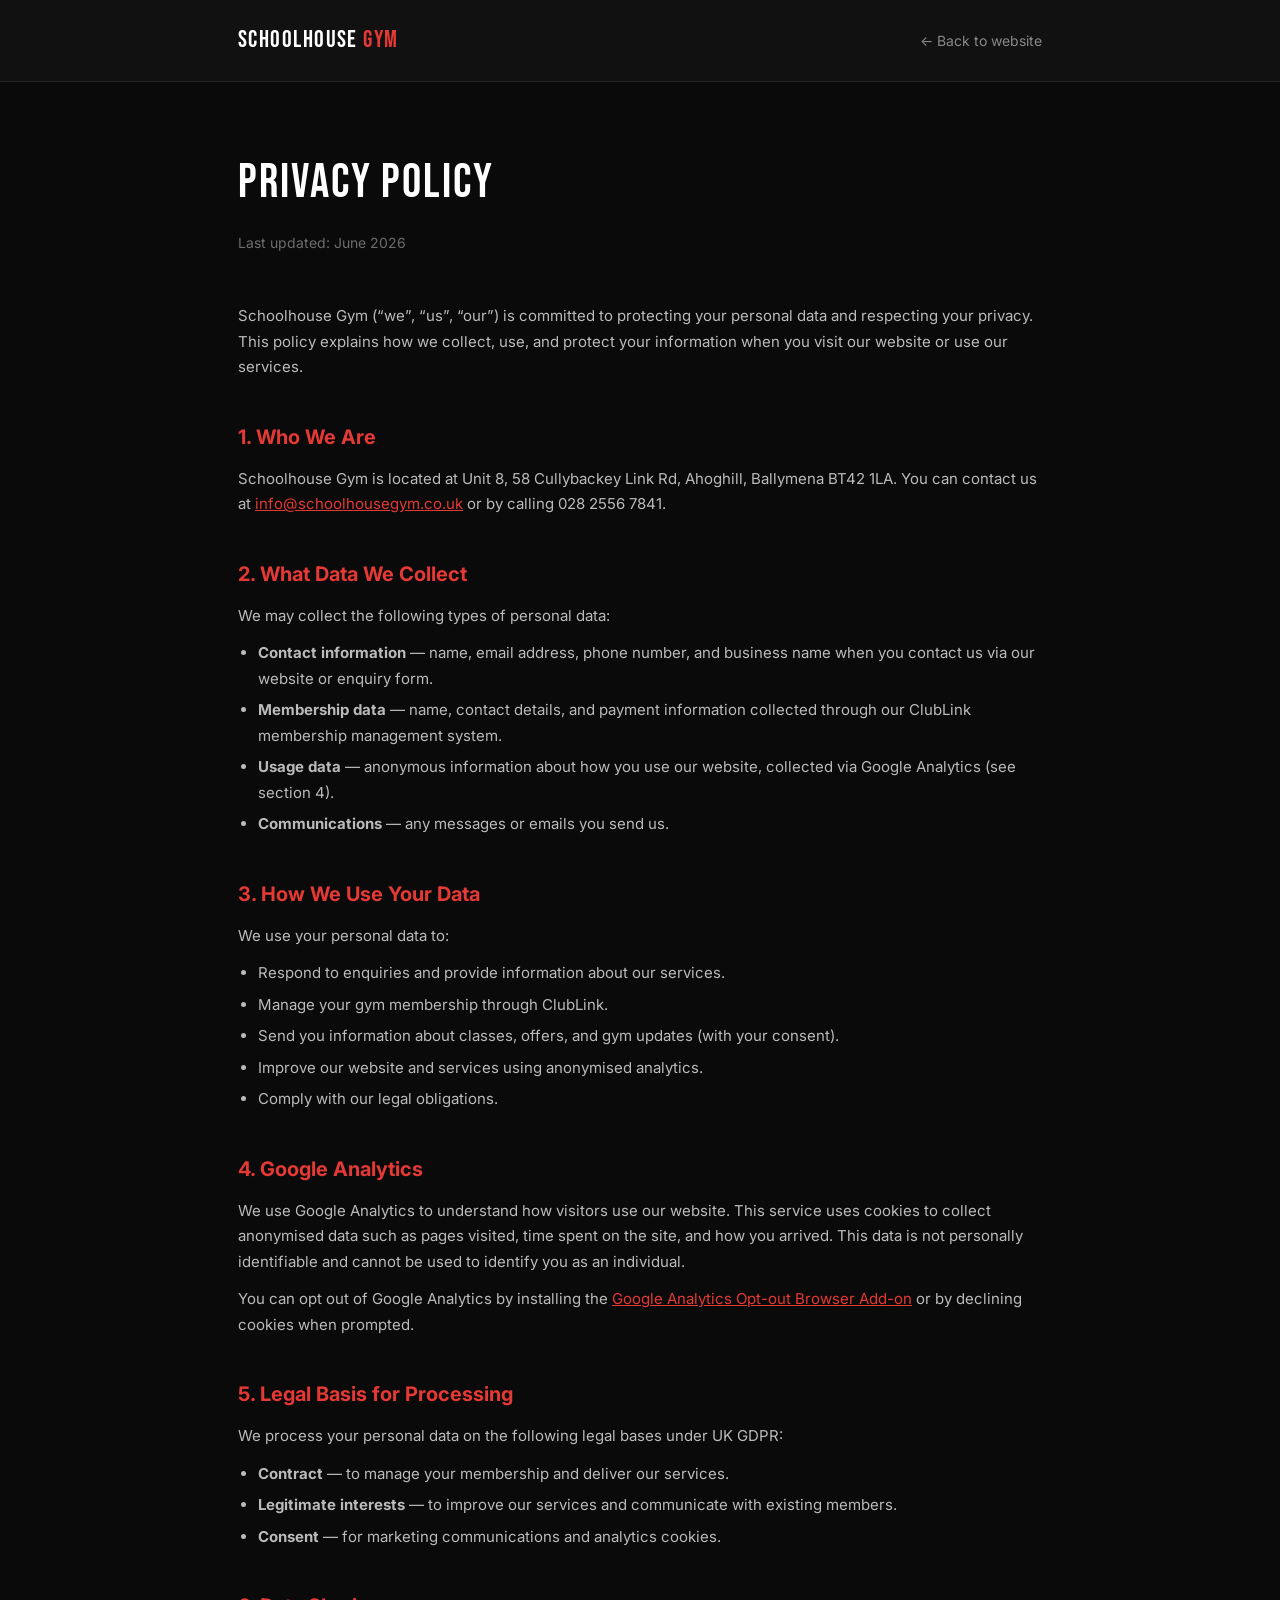
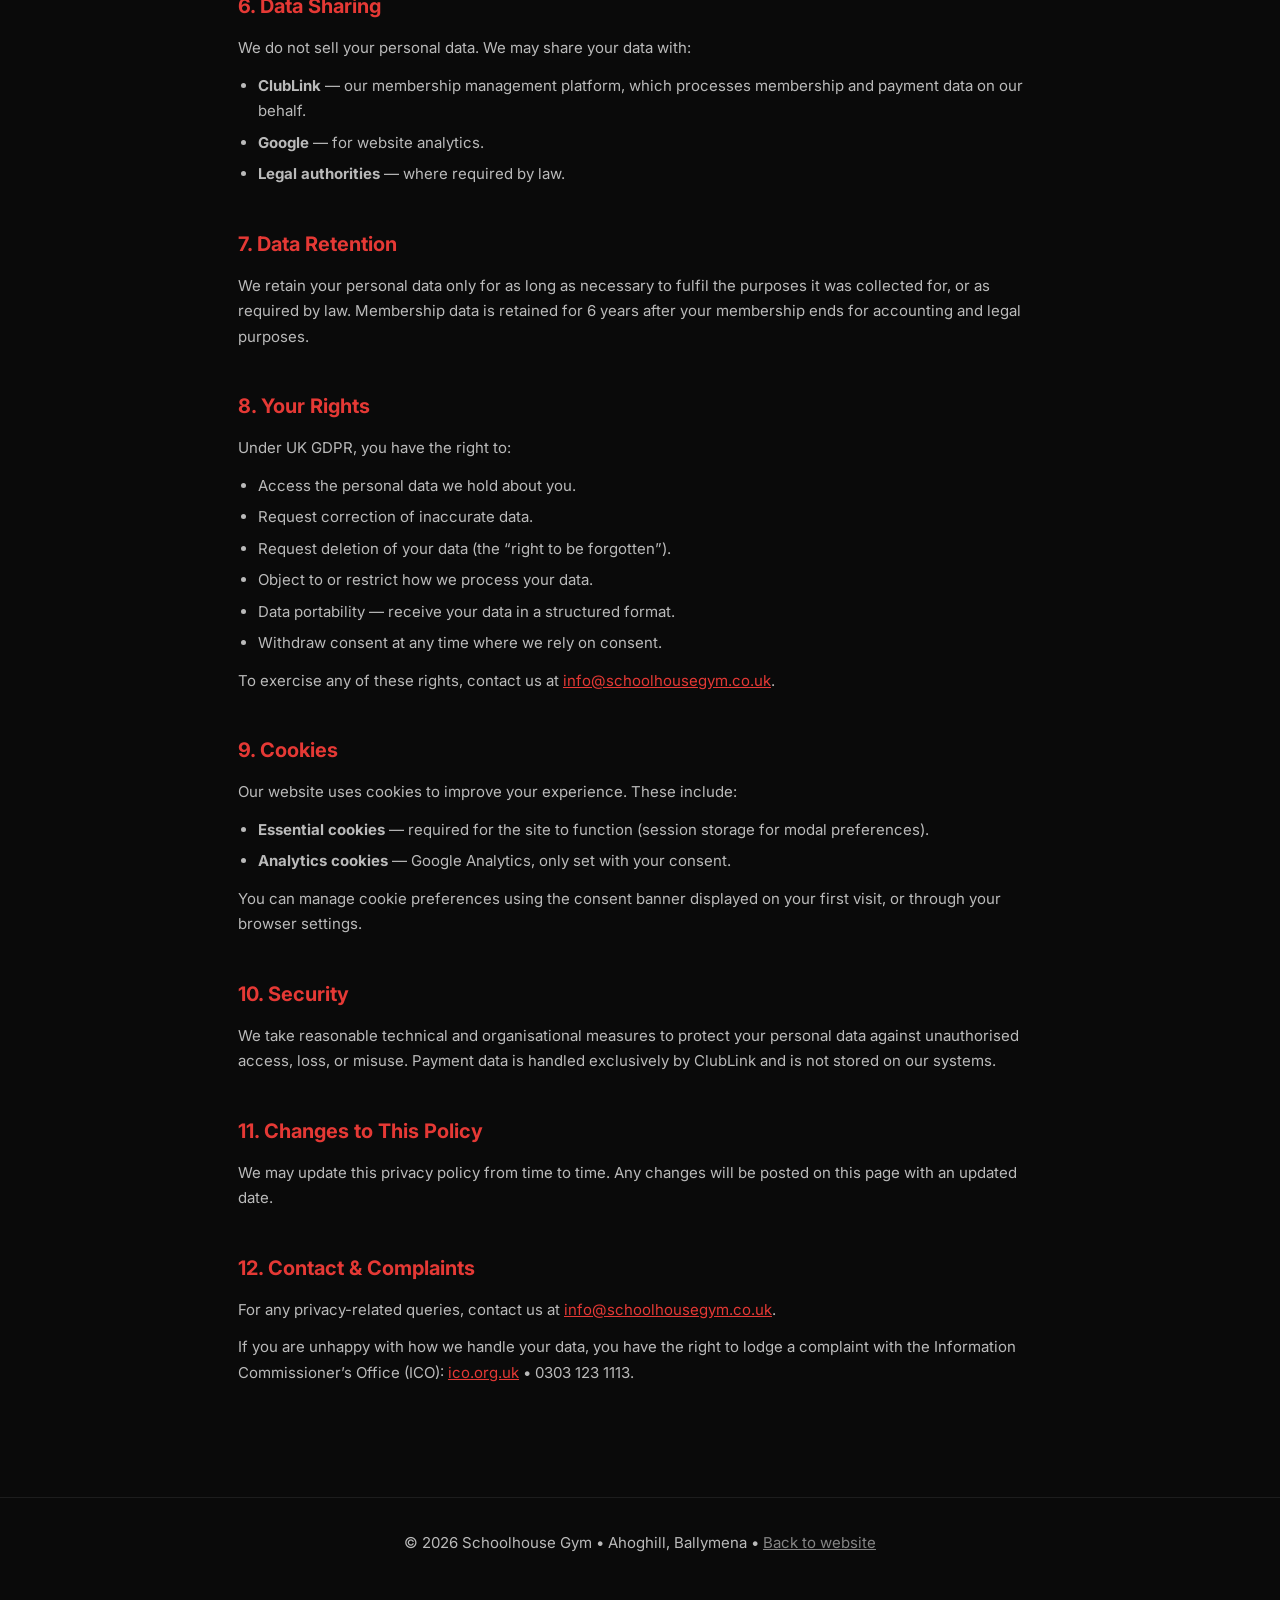
<file: privacy-policy.html>
<!DOCTYPE html>
<html lang="en">
<head>
  <meta charset="UTF-8">
  <meta name="viewport" content="width=device-width, initial-scale=1.0">
  <meta name="robots" content="noindex">
  <title>Privacy Policy | Schoolhouse Gym</title>
  <link rel="icon" type="image/svg+xml" href="favicon.svg">
  <link rel="preconnect" href="https://fonts.googleapis.com">
  <link rel="preconnect" href="https://fonts.gstatic.com" crossorigin>
  <link href="https://fonts.googleapis.com/css2?family=Bebas+Neue&family=Inter:wght@400;500;600;700;800&display=swap" rel="stylesheet">
  <style>
    *, *::before, *::after { box-sizing: border-box; margin: 0; padding: 0; }
    body { font-family: 'Inter', sans-serif; background: #0a0a0a; color: #ffffff; line-height: 1.7; }
    a { color: #e53935; }
    .pp-header {
      background: #111111;
      border-bottom: 1px solid rgba(255,255,255,0.08);
      padding: 20px 0;
    }
    .pp-header__inner {
      max-width: 860px;
      margin: 0 auto;
      padding: 0 28px;
      display: flex;
      align-items: center;
      justify-content: space-between;
      gap: 20px;
    }
    .pp-logo {
      font-family: 'Bebas Neue', sans-serif;
      font-size: 1.5rem;
      letter-spacing: 0.06em;
      text-decoration: none;
      color: #ffffff;
    }
    .pp-logo span { color: #e53935; }
    .pp-back { font-size: 0.875rem; color: rgba(255,255,255,0.5); text-decoration: none; transition: color 0.2s; }
    .pp-back:hover { color: #ffffff; }
    .pp-content {
      max-width: 860px;
      margin: 0 auto;
      padding: 60px 28px 100px;
    }
    h1 { font-family: 'Bebas Neue', sans-serif; font-size: 3rem; font-weight: 400; letter-spacing: 0.04em; margin-bottom: 8px; }
    .pp-date { font-size: 0.875rem; color: rgba(255,255,255,0.4); margin-bottom: 48px; }
    h2 { font-size: 1.25rem; font-weight: 700; margin: 40px 0 12px; color: #e53935; }
    p, li { font-size: 0.9375rem; color: rgba(255,255,255,0.72); margin-bottom: 12px; }
    ul { padding-left: 20px; margin-bottom: 12px; }
    li { margin-bottom: 6px; }
    .pp-footer { text-align: center; padding: 32px; border-top: 1px solid rgba(255,255,255,0.08); font-size: 0.875rem; color: rgba(255,255,255,0.3); }
    .pp-footer a { color: rgba(255,255,255,0.5); }
  </style>
</head>
<body>

  <header class="pp-header">
    <div class="pp-header__inner">
      <a href="index.html" class="pp-logo">Schoolhouse <span>GYM</span></a>
      <a href="index.html" class="pp-back">&larr; Back to website</a>
    </div>
  </header>

  <main class="pp-content">
    <h1>Privacy Policy</h1>
    <p class="pp-date">Last updated: June 2026</p>

    <p>Schoolhouse Gym (&ldquo;we&rdquo;, &ldquo;us&rdquo;, &ldquo;our&rdquo;) is committed to protecting your personal data and respecting your privacy. This policy explains how we collect, use, and protect your information when you visit our website or use our services.</p>

    <h2>1. Who We Are</h2>
    <p>Schoolhouse Gym is located at Unit 8, 58 Cullybackey Link Rd, Ahoghill, Ballymena BT42 1LA. You can contact us at <a href="mailto:info@schoolhousegym.co.uk">info@schoolhousegym.co.uk</a> or by calling 028 2556 7841.</p>

    <h2>2. What Data We Collect</h2>
    <p>We may collect the following types of personal data:</p>
    <ul>
      <li><strong>Contact information</strong> — name, email address, phone number, and business name when you contact us via our website or enquiry form.</li>
      <li><strong>Membership data</strong> — name, contact details, and payment information collected through our ClubLink membership management system.</li>
      <li><strong>Usage data</strong> — anonymous information about how you use our website, collected via Google Analytics (see section 4).</li>
      <li><strong>Communications</strong> — any messages or emails you send us.</li>
    </ul>

    <h2>3. How We Use Your Data</h2>
    <p>We use your personal data to:</p>
    <ul>
      <li>Respond to enquiries and provide information about our services.</li>
      <li>Manage your gym membership through ClubLink.</li>
      <li>Send you information about classes, offers, and gym updates (with your consent).</li>
      <li>Improve our website and services using anonymised analytics.</li>
      <li>Comply with our legal obligations.</li>
    </ul>

    <h2>4. Google Analytics</h2>
    <p>We use Google Analytics to understand how visitors use our website. This service uses cookies to collect anonymised data such as pages visited, time spent on the site, and how you arrived. This data is not personally identifiable and cannot be used to identify you as an individual.</p>
    <p>You can opt out of Google Analytics by installing the <a href="https://tools.google.com/dlpage/gaoptout" target="_blank" rel="noopener">Google Analytics Opt-out Browser Add-on</a> or by declining cookies when prompted.</p>

    <h2>5. Legal Basis for Processing</h2>
    <p>We process your personal data on the following legal bases under UK GDPR:</p>
    <ul>
      <li><strong>Contract</strong> — to manage your membership and deliver our services.</li>
      <li><strong>Legitimate interests</strong> — to improve our services and communicate with existing members.</li>
      <li><strong>Consent</strong> — for marketing communications and analytics cookies.</li>
    </ul>

    <h2>6. Data Sharing</h2>
    <p>We do not sell your personal data. We may share your data with:</p>
    <ul>
      <li><strong>ClubLink</strong> — our membership management platform, which processes membership and payment data on our behalf.</li>
      <li><strong>Google</strong> — for website analytics.</li>
      <li><strong>Legal authorities</strong> — where required by law.</li>
    </ul>

    <h2>7. Data Retention</h2>
    <p>We retain your personal data only for as long as necessary to fulfil the purposes it was collected for, or as required by law. Membership data is retained for 6 years after your membership ends for accounting and legal purposes.</p>

    <h2>8. Your Rights</h2>
    <p>Under UK GDPR, you have the right to:</p>
    <ul>
      <li>Access the personal data we hold about you.</li>
      <li>Request correction of inaccurate data.</li>
      <li>Request deletion of your data (the &ldquo;right to be forgotten&rdquo;).</li>
      <li>Object to or restrict how we process your data.</li>
      <li>Data portability &mdash; receive your data in a structured format.</li>
      <li>Withdraw consent at any time where we rely on consent.</li>
    </ul>
    <p>To exercise any of these rights, contact us at <a href="mailto:info@schoolhousegym.co.uk">info@schoolhousegym.co.uk</a>.</p>

    <h2>9. Cookies</h2>
    <p>Our website uses cookies to improve your experience. These include:</p>
    <ul>
      <li><strong>Essential cookies</strong> — required for the site to function (session storage for modal preferences).</li>
      <li><strong>Analytics cookies</strong> — Google Analytics, only set with your consent.</li>
    </ul>
    <p>You can manage cookie preferences using the consent banner displayed on your first visit, or through your browser settings.</p>

    <h2>10. Security</h2>
    <p>We take reasonable technical and organisational measures to protect your personal data against unauthorised access, loss, or misuse. Payment data is handled exclusively by ClubLink and is not stored on our systems.</p>

    <h2>11. Changes to This Policy</h2>
    <p>We may update this privacy policy from time to time. Any changes will be posted on this page with an updated date.</p>

    <h2>12. Contact &amp; Complaints</h2>
    <p>For any privacy-related queries, contact us at <a href="mailto:info@schoolhousegym.co.uk">info@schoolhousegym.co.uk</a>.</p>
    <p>If you are unhappy with how we handle your data, you have the right to lodge a complaint with the Information Commissioner&rsquo;s Office (ICO): <a href="https://ico.org.uk" target="_blank" rel="noopener">ico.org.uk</a> &bull; 0303 123 1113.</p>
  </main>

  <footer class="pp-footer">
    <p>&copy; 2026 Schoolhouse Gym &bull; Ahoghill, Ballymena &bull; <a href="index.html">Back to website</a></p>
  </footer>

</body>
</html>
</file>
